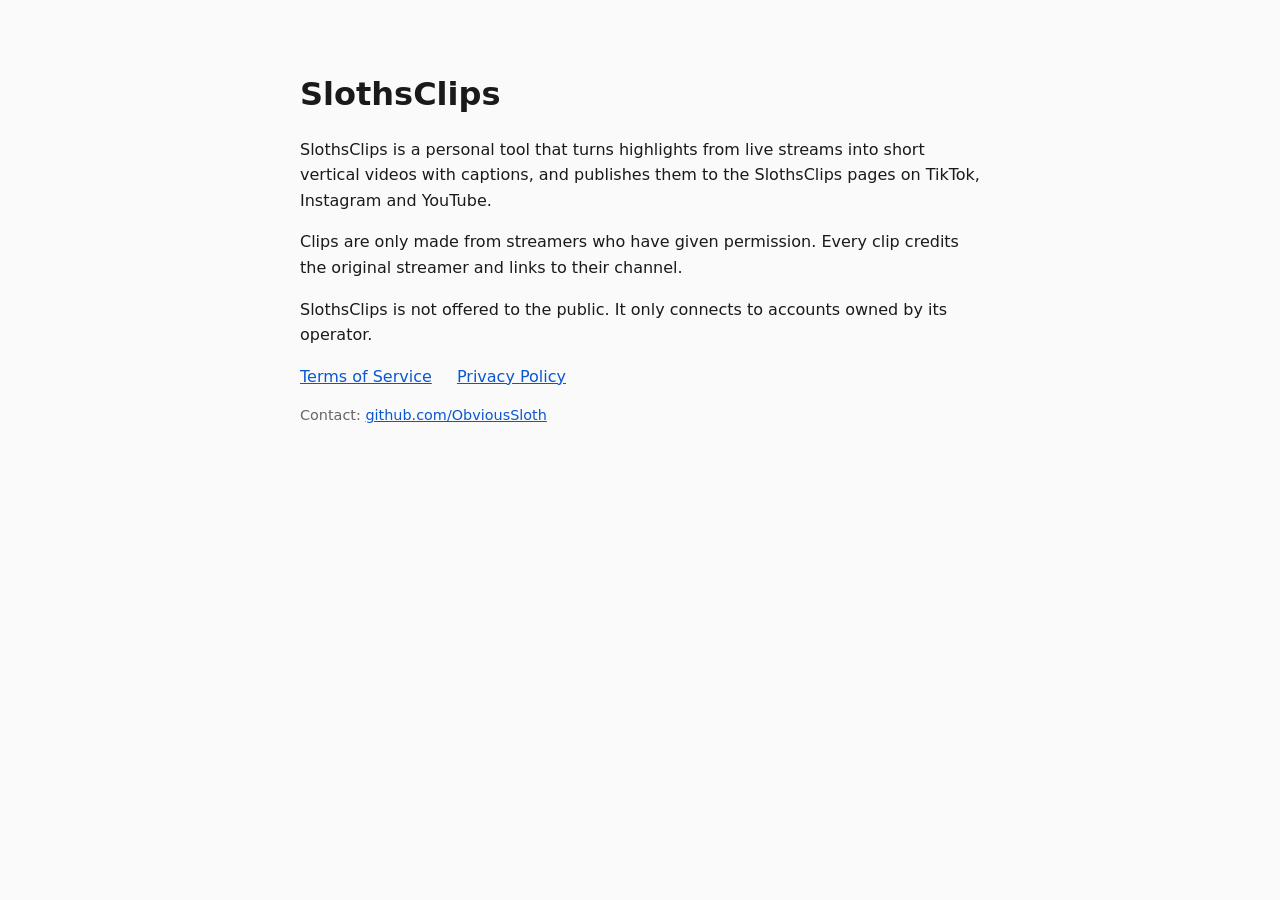
<file: index.html>
<!DOCTYPE html>
<html lang="en">
<head>
<meta charset="utf-8">
<meta name="viewport" content="width=device-width, initial-scale=1">
<title>SlothsClips</title>
<link rel="stylesheet" href="style.css">
</head>
<body>
<main>
  <h1>SlothsClips</h1>
  <p>SlothsClips is a personal tool that turns highlights from live streams into short vertical videos with captions, and publishes them to the SlothsClips pages on TikTok, Instagram and YouTube.</p>
  <p>Clips are only made from streamers who have given permission. Every clip credits the original streamer and links to their channel.</p>
  <p>SlothsClips is not offered to the public. It only connects to accounts owned by its operator.</p>
  <nav>
    <a href="terms.html">Terms of Service</a>
    <a href="privacy.html">Privacy Policy</a>
  </nav>
  <p class="small">Contact: <a href="https://github.com/ObviousSloth">github.com/ObviousSloth</a></p>
</main>
</body>
</html>
</file>
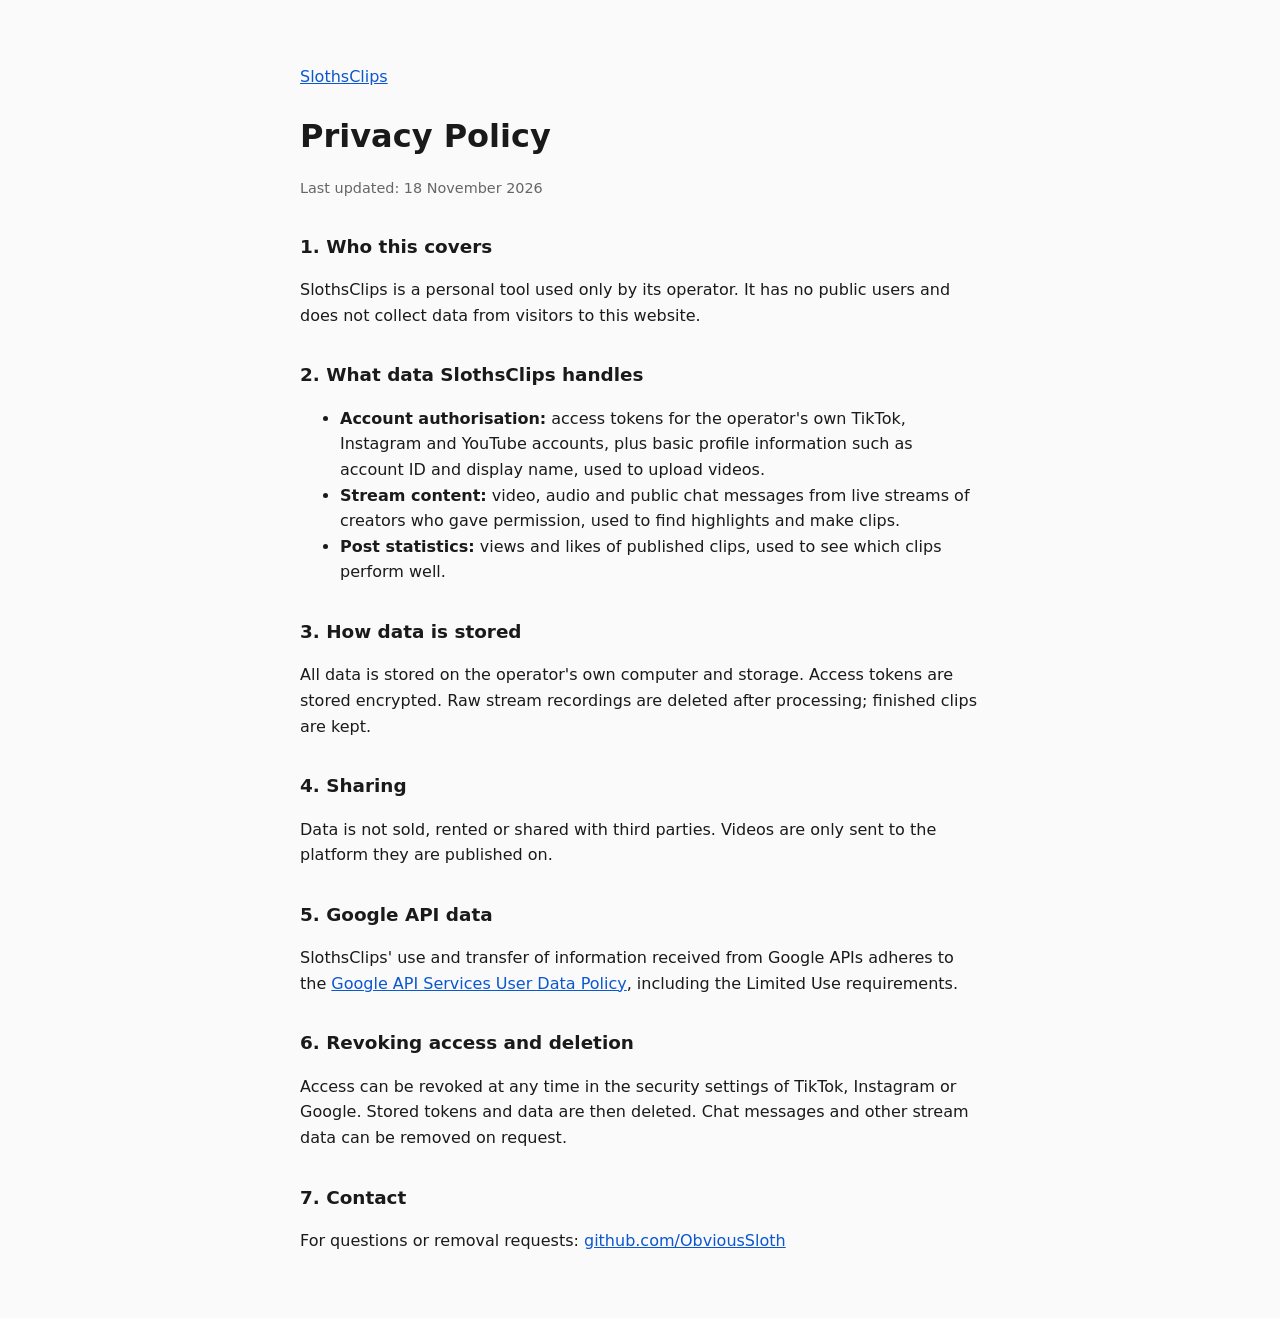
<file: privacy.html>
<!DOCTYPE html>
<html lang="en">
<head>
<meta charset="utf-8">
<meta name="viewport" content="width=device-width, initial-scale=1">
<title>Privacy Policy | SlothsClips</title>
<link rel="stylesheet" href="style.css">
</head>
<body>
<main>
  <p><a href="index.html">SlothsClips</a></p>
  <h1>Privacy Policy</h1>
  <p class="small">Last updated: 18 November 2026</p>

  <h2>1. Who this covers</h2>
  <p>SlothsClips is a personal tool used only by its operator. It has no public users and does not collect data from visitors to this website.</p>

  <h2>2. What data SlothsClips handles</h2>
  <ul>
    <li><strong>Account authorisation:</strong> access tokens for the operator's own TikTok, Instagram and YouTube accounts, plus basic profile information such as account ID and display name, used to upload videos.</li>
    <li><strong>Stream content:</strong> video, audio and public chat messages from live streams of creators who gave permission, used to find highlights and make clips.</li>
    <li><strong>Post statistics:</strong> views and likes of published clips, used to see which clips perform well.</li>
  </ul>

  <h2>3. How data is stored</h2>
  <p>All data is stored on the operator's own computer and storage. Access tokens are stored encrypted. Raw stream recordings are deleted after processing; finished clips are kept.</p>

  <h2>4. Sharing</h2>
  <p>Data is not sold, rented or shared with third parties. Videos are only sent to the platform they are published on.</p>

  <h2>5. Google API data</h2>
  <p>SlothsClips' use and transfer of information received from Google APIs adheres to the <a href="https://developers.google.com/terms/api-services-user-data-policy">Google API Services User Data Policy</a>, including the Limited Use requirements.</p>

  <h2>6. Revoking access and deletion</h2>
  <p>Access can be revoked at any time in the security settings of TikTok, Instagram or Google. Stored tokens and data are then deleted. Chat messages and other stream data can be removed on request.</p>

  <h2>7. Contact</h2>
  <p>For questions or removal requests: <a href="https://github.com/ObviousSloth">github.com/ObviousSloth</a></p>
</main>
</body>
</html>
</file>
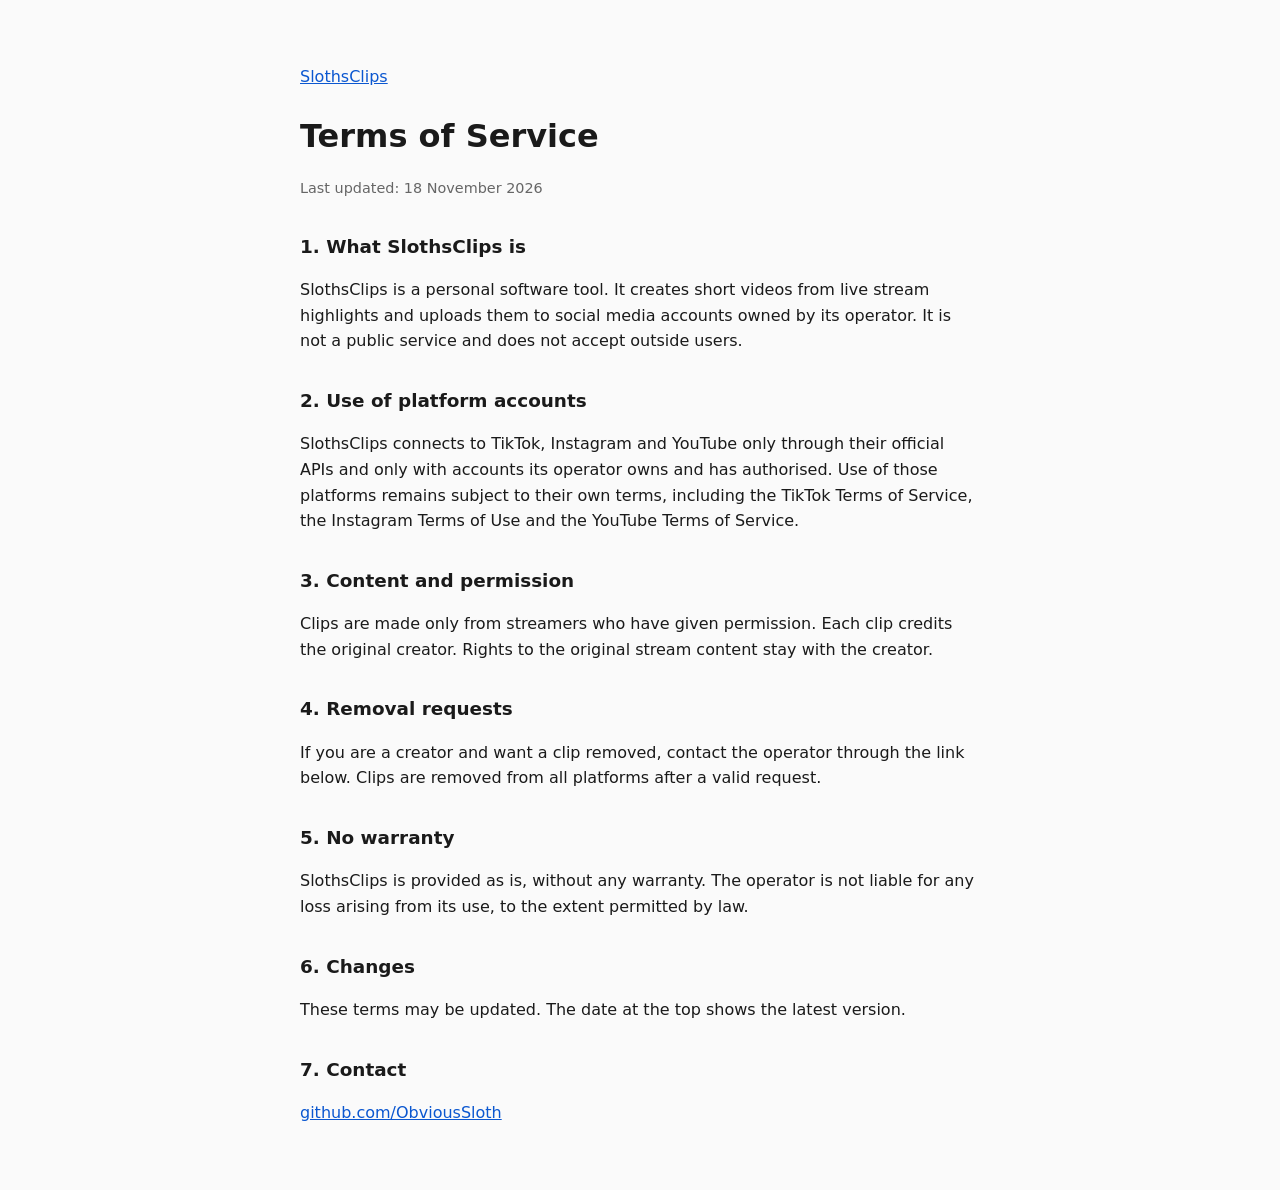
<file: terms.html>
<!DOCTYPE html>
<html lang="en">
<head>
<meta charset="utf-8">
<meta name="viewport" content="width=device-width, initial-scale=1">
<title>Terms of Service | SlothsClips</title>
<link rel="stylesheet" href="style.css">
</head>
<body>
<main>
  <p><a href="index.html">SlothsClips</a></p>
  <h1>Terms of Service</h1>
  <p class="small">Last updated: 18 November 2026</p>

  <h2>1. What SlothsClips is</h2>
  <p>SlothsClips is a personal software tool. It creates short videos from live stream highlights and uploads them to social media accounts owned by its operator. It is not a public service and does not accept outside users.</p>

  <h2>2. Use of platform accounts</h2>
  <p>SlothsClips connects to TikTok, Instagram and YouTube only through their official APIs and only with accounts its operator owns and has authorised. Use of those platforms remains subject to their own terms, including the TikTok Terms of Service, the Instagram Terms of Use and the YouTube Terms of Service.</p>

  <h2>3. Content and permission</h2>
  <p>Clips are made only from streamers who have given permission. Each clip credits the original creator. Rights to the original stream content stay with the creator.</p>

  <h2>4. Removal requests</h2>
  <p>If you are a creator and want a clip removed, contact the operator through the link below. Clips are removed from all platforms after a valid request.</p>

  <h2>5. No warranty</h2>
  <p>SlothsClips is provided as is, without any warranty. The operator is not liable for any loss arising from its use, to the extent permitted by law.</p>

  <h2>6. Changes</h2>
  <p>These terms may be updated. The date at the top shows the latest version.</p>

  <h2>7. Contact</h2>
  <p><a href="https://github.com/ObviousSloth">github.com/ObviousSloth</a></p>
</main>
</body>
</html>
</file>
<file: style.css>
body {
  font-family: system-ui, sans-serif;
  line-height: 1.6;
  color: #1a1a1a;
  background: #fafafa;
  margin: 0;
}
main {
  max-width: 680px;
  margin: 0 auto;
  padding: 48px 20px;
}
h1 { font-size: 2rem; margin-bottom: 0.25rem; }
h2 { font-size: 1.15rem; margin-top: 2rem; }
nav a { margin-right: 1.25rem; }
a { color: #0b57d0; }
.small { color: #666; font-size: 0.9rem; }
</file>
